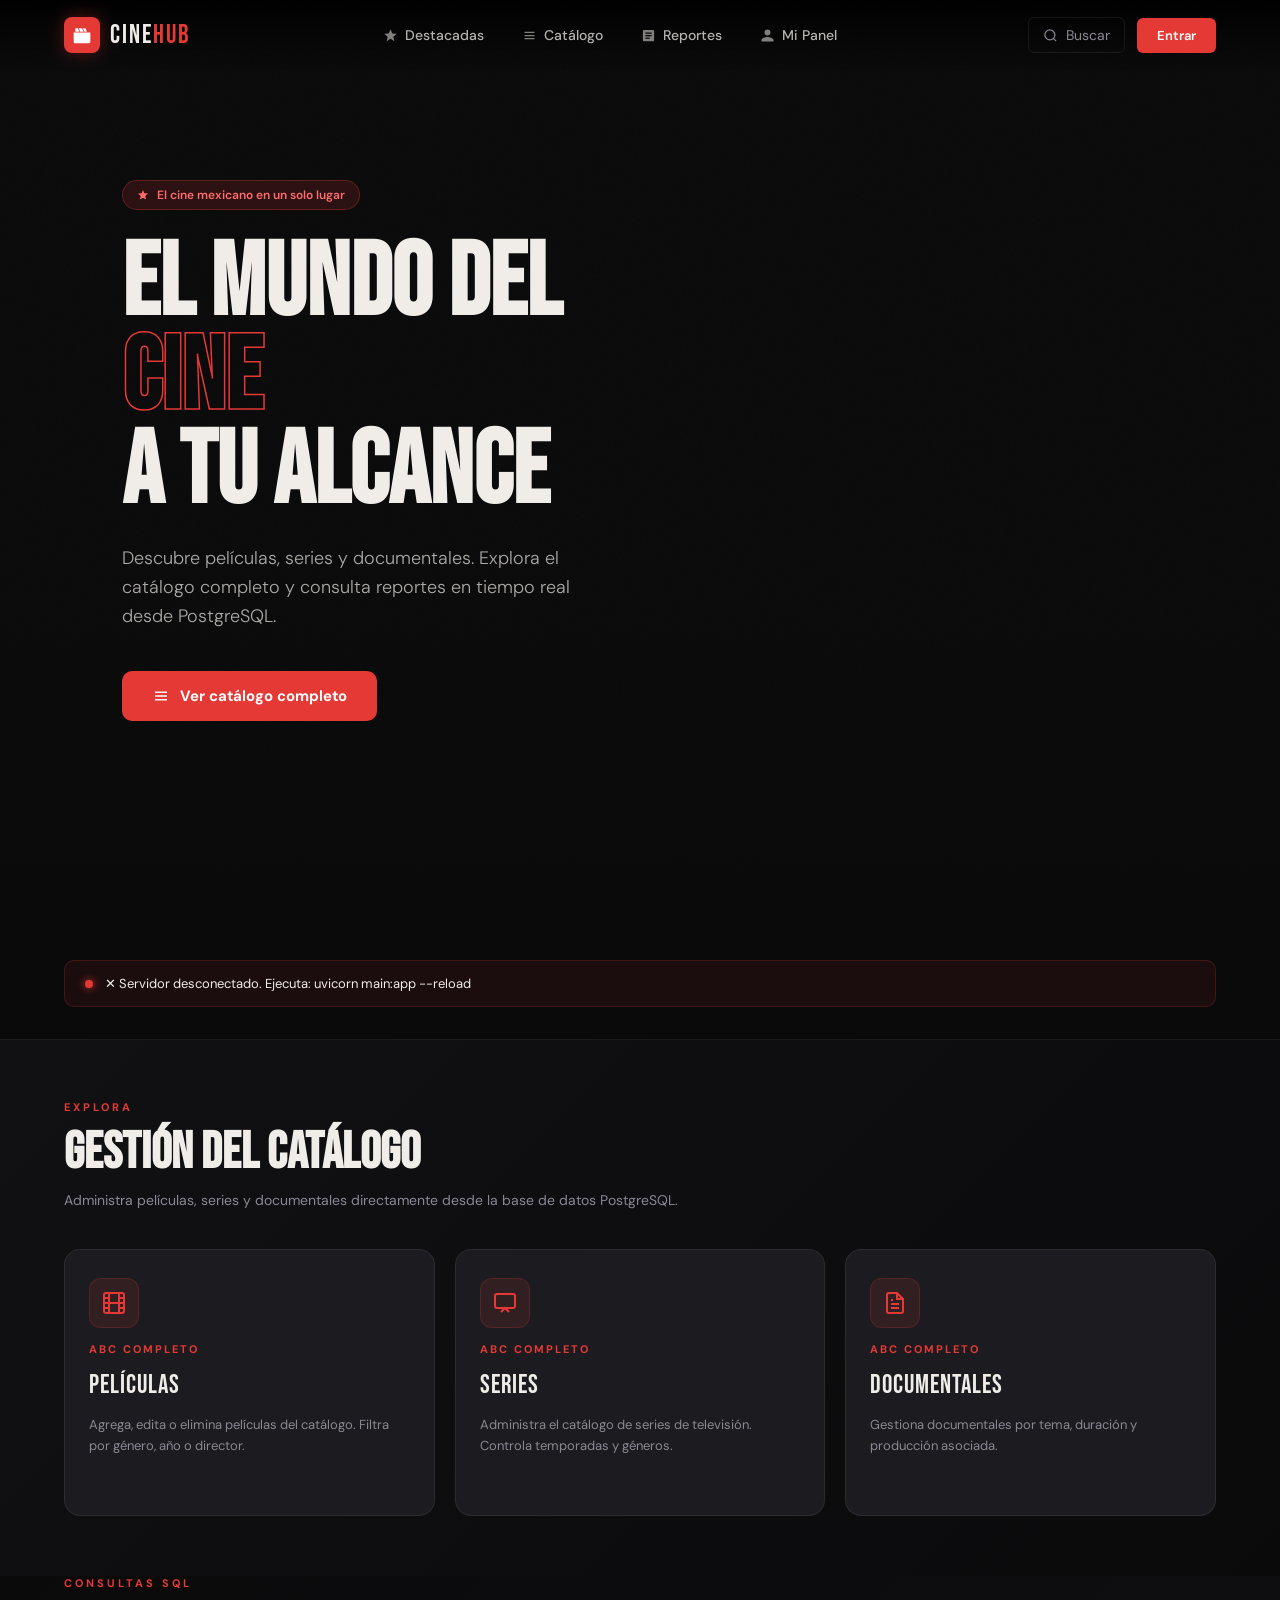
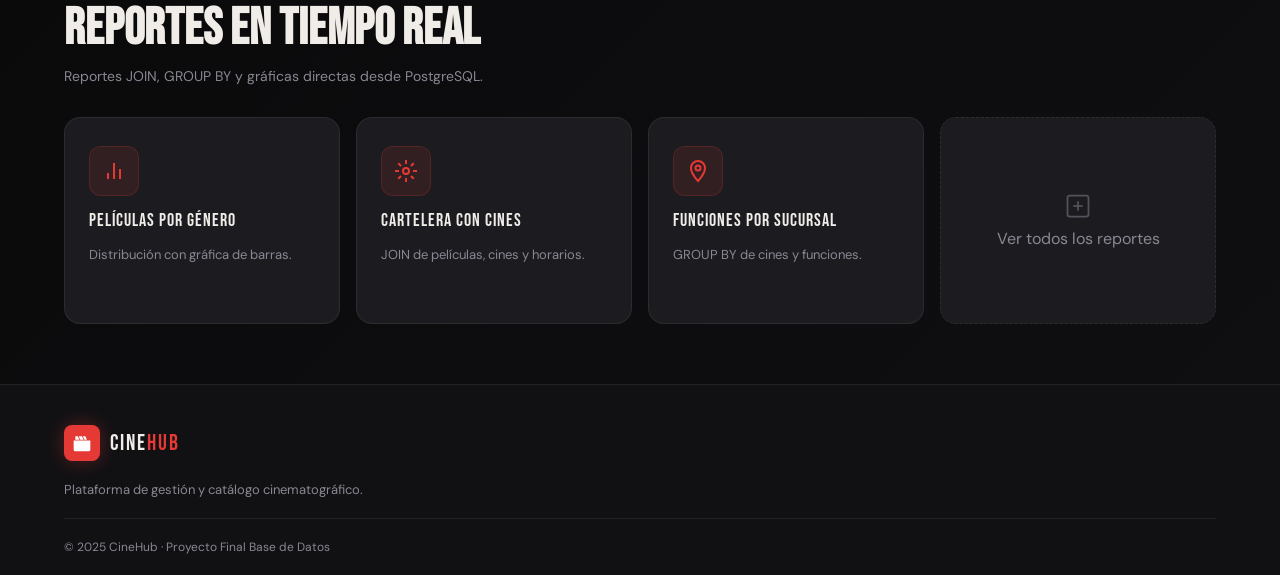
<file: frontend/index.html>
<!DOCTYPE html>
<html lang="es">

<head>
  <meta charset="UTF-8" />
  <meta name="viewport" content="width=device-width, initial-scale=1.0" />
  <title>CineHub — Inicio</title>
  <link
    href="https://fonts.googleapis.com/css2?family=Bebas+Neue&family=DM+Sans:ital,wght@0,300;0,400;0,500;0,700;1,300&display=swap"
    rel="stylesheet" />
  <link rel="stylesheet" href="styles.css" />
  <style>
    /* ── MEJORAS AL INDEX ── */
    .catalog-preview {
      background: linear-gradient(135deg, #111114 0%, #0a0a0b 100%);
      border-top: 1px solid rgba(255, 255, 255, 0.06);
    }

    .catalog-grid {
      display: grid;
      grid-template-columns: repeat(3, 1fr);
      gap: 20px;
      margin-top: 0;
    }

    @media (max-width: 768px) {
      .catalog-grid {
        grid-template-columns: 1fr;
      }
    }

    @media (max-width: 1024px) {
      .catalog-grid {
        grid-template-columns: repeat(2, 1fr);
      }
    }

    .cat-card {
      background: #1c1c20;
      border: 1px solid rgba(255, 255, 255, 0.07);
      border-radius: 16px;
      padding: 28px 24px;
      text-decoration: none;
      display: flex;
      flex-direction: column;
      gap: 14px;
      transition: border-color 0.3s, transform 0.25s, box-shadow 0.3s;
      position: relative;
      overflow: hidden;
    }

    .cat-card::before {
      content: '';
      position: absolute;
      inset: 0;
      background: radial-gradient(ellipse 80% 60% at 50% -10%, rgba(229, 57, 53, 0.09) 0%, transparent 70%);
      opacity: 0;
      transition: opacity 0.35s;
    }

    .cat-card:hover {
      border-color: rgba(229, 57, 53, 0.35);
      transform: translateY(-4px);
      box-shadow: 0 12px 40px rgba(0, 0, 0, 0.4);
    }

    .cat-card:hover::before {
      opacity: 1;
    }

    .cat-icon {
      width: 50px;
      height: 50px;
      background: rgba(229, 57, 53, 0.1);
      border: 1px solid rgba(229, 57, 53, 0.2);
      border-radius: 12px;
      display: grid;
      place-items: center;
    }

    .cat-icon svg {
      width: 24px;
      height: 24px;
      color: #e53935;
    }

    .cat-label {
      font-size: 11px;
      font-weight: 700;
      letter-spacing: 2px;
      text-transform: uppercase;
      color: #e53935;
    }

    .cat-title {
      font-family: 'Bebas Neue', sans-serif;
      font-size: 26px;
      letter-spacing: 1px;
      color: #f0ede8;
    }

    .cat-desc {
      font-size: 13px;
      color: #8a8793;
      line-height: 1.6;
      flex: 1;
    }

    .cat-arrow {
      font-size: 12px;
      font-weight: 700;
      color: #e53935;
      display: flex;
      align-items: center;
      gap: 5px;
      opacity: 0;
      transform: translateX(-6px);
      transition: opacity 0.2s, transform 0.2s;
    }

    .cat-card:hover .cat-arrow {
      opacity: 1;
      transform: translateX(0);
    }

    /* ── STATUS BAR ── */
    .status-bar {
      background: rgba(229, 57, 53, 0.08);
      border: 1px solid rgba(229, 57, 53, 0.2);
      border-radius: 10px;
      padding: 14px 20px;
      display: flex;
      align-items: center;
      gap: 12px;
      font-size: 13px;
      color: #f0ede8;
      margin-bottom: 32px;
    }

    .status-dot {
      width: 8px;
      height: 8px;
      border-radius: 50%;
      background: #66bb6a;
      box-shadow: 0 0 8px #66bb6a;
      animation: pulse 2s infinite;
    }

    @keyframes pulse {

      0%,
      100% {
        opacity: 1;
      }

      50% {
        opacity: 0.4;
      }
    }

    /* Panel welcome usuario logueado */
    .user-welcome-bar {
      background: var(--surface);
      border: 1px solid var(--border);
      border-radius: 12px;
      padding: 18px 24px;
      display: none;
      align-items: center;
      justify-content: space-between;
      margin-bottom: 32px;
      gap: 16px;
      flex-wrap: wrap;
    }

    .user-welcome-bar.visible {
      display: flex;
    }

    .welcome-user-info {
      display: flex;
      align-items: center;
      gap: 14px;
    }

    .welcome-avatar {
      width: 44px;
      height: 44px;
      background: rgba(229, 57, 53, 0.12);
      border: 2px solid rgba(229, 57, 53, 0.3);
      border-radius: 50%;
      display: grid;
      place-items: center;
      font-size: 18px;
      font-weight: 700;
      color: #f0ede8;
    }

    .welcome-name {
      font-weight: 700;
      font-size: 16px;
    }

    .welcome-rol {
      font-size: 12px;
      color: #8a8793;
    }

    .welcome-actions {
      display: flex;
      gap: 10px;
    }

    .btn-dashboard {
      background: var(--red);
      color: white;
      border: none;
      padding: 9px 18px;
      border-radius: 8px;
      font-family: 'DM Sans', sans-serif;
      font-size: 13px;
      font-weight: 700;
      cursor: pointer;
      text-decoration: none;
      transition: background 0.2s;
    }

    .btn-dashboard:hover {
      background: #f44336;
    }

    .btn-logout-bar {
      background: none;
      border: 1px solid var(--border);
      color: #8a8793;
      padding: 9px 14px;
      border-radius: 8px;
      font-family: 'DM Sans', sans-serif;
      font-size: 13px;
      cursor: pointer;
      transition: all 0.2s;
    }

    .btn-logout-bar:hover {
      color: var(--red);
      border-color: rgba(229, 57, 53, 0.4);
    }
  </style>
</head>

<body>

  <!-- NAVBAR -->
  <nav id="navbar">
    <a href="index.html" class="nav-logo">
      <div class="logo-icon">
        <svg viewBox="0 0 24 24">
          <path
            d="M4 4h3l2 4H4zm4 0h4l2 4h-4zm5 0h3l2 4h-3zM2 9h20v11a2 2 0 01-2 2H4a2 2 0 01-2-2V9zm10 3l-5 3v-6l5 3z" />
        </svg>
      </div>
      <span class="logo-text">Cine<span>Hub</span></span>
    </a>

    <ul class="nav-links">
      <li><a href="#destacadas">
          <svg viewBox="0 0 24 24" fill="currentColor">
            <path d="M12 17.27L18.18 21l-1.64-7.03L22 9.24l-7.19-.61L12 2 9.19 8.63 2 9.24l5.46 4.73L5.82 21z" />
          </svg>
          Destacadas
        </a></li>
      <li><a href="catalogo.html">
          <svg viewBox="0 0 24 24" fill="currentColor">
            <path d="M4 6h16v2H4zm0 5h16v2H4zm0 5h16v2H4z" />
          </svg>
          Catálogo
        </a></li>
      <li><a href="reportes.html">
          <svg viewBox="0 0 24 24" fill="currentColor">
            <path
              d="M19 3H5c-1.1 0-2 .9-2 2v14c0 1.1.9 2 2 2h14c1.1 0 2-.9 2-2V5c0-1.1-.9-2-2-2zm-5 14H7v-2h7v2zm3-4H7v-2h10v2zm0-4H7V7h10v2z" />
          </svg>
          Reportes
        </a></li>
      <li><a href="dashboard.html">
          <svg viewBox="0 0 24 24" fill="currentColor">
            <path
              d="M12 12c2.7 0 4.8-2.1 4.8-4.8S14.7 2.4 12 2.4 7.2 4.5 7.2 7.2 9.3 12 12 12zm0 2.4c-3.2 0-9.6 1.6-9.6 4.8v2.4h19.2v-2.4c0-3.2-6.4-4.8-9.6-4.8z" />
          </svg>
          Mi Panel
        </a></li>
    </ul>

    <div class="nav-right">
      <button class="btn-search" id="searchBtn">
        <svg viewBox="0 0 24 24" fill="none" stroke="currentColor" stroke-width="2">
          <circle cx="11" cy="11" r="8" />
          <path d="M21 21l-4.35-4.35" />
        </svg>
        Buscar
      </button>
      <a href="login.html" class="btn-cta" id="navLoginBtn"
        style="text-decoration:none;display:inline-block;">Entrar</a>
    </div>

    <button class="hamburger" id="hamburger">
      <span></span><span></span><span></span>
    </button>
  </nav>

  <!-- MENÚ MÓVIL -->
  <div class="mobile-menu" id="mobileMenu">
    <ul>
      <li><a href="#destacadas">Destacadas</a></li>
      <li><a href="catalogo.html">Catálogo</a></li>
      <li><a href="reportes.html">Reportes</a></li>
      <li><a href="dashboard.html">Mi Panel</a></li>
      <li><a href="login.html">Iniciar sesión</a></li>
    </ul>
  </div>

  <!-- MODAL BÚSQUEDA -->
  <div class="search-modal" id="searchModal">
    <button class="search-close" id="searchClose">× Cerrar</button>
    <div class="search-input-wrap">
      <svg viewBox="0 0 24 24" fill="none" stroke="currentColor" stroke-width="2"
        style="width:20px;height:20px;color:#8a8793">
        <circle cx="11" cy="11" r="8" />
        <path d="M21 21l-4.35-4.35" />
      </svg>
      <input type="text" placeholder="Buscar películas, series, directores..." />
    </div>
  </div>

  <!-- HERO -->
  <section class="hero">
    <div class="hero-bg"></div>
    <div class="hero-noise"></div>
    <div class="hero-gradient-bottom"></div>
    <div class="hero-content">
      <div class="hero-badge">
        <svg viewBox="0 0 24 24" fill="currentColor" style="width:12px;height:12px">
          <path d="M12 17.27L18.18 21l-1.64-7.03L22 9.24l-7.19-.61L12 2 9.19 8.63 2 9.24l5.46 4.73L5.82 21z" />
        </svg>
        El cine mexicano en un solo lugar
      </div>
      <h1>El mundo del<br /><em>cine</em><br />a tu alcance</h1>
      <p>Descubre películas, series y documentales. Explora el catálogo completo y consulta reportes en tiempo real
        desde PostgreSQL.</p>
      <a href="catalogo.html" class="btn-primary">
        <svg viewBox="0 0 24 24" fill="currentColor" style="width:18px;height:18px">
          <path d="M4 6h16v2H4zm0 5h16v2H4zm0 5h16v2H4z" />
        </svg>
        Ver catálogo completo
      </a>
    </div>
  </section>

  <!-- BARRA USUARIO LOGUEADO -->
  <section style="padding: 40px 5% 0;">
    <div class="user-welcome-bar" id="userWelcomeBar">
      <div class="welcome-user-info">
        <div class="welcome-avatar" id="welcomeAvatar">U</div>
        <div>
          <div class="welcome-name" id="welcomeName">Usuario</div>
          <div class="welcome-rol" id="welcomeRol">Rol</div>
        </div>
      </div>
      <div class="welcome-actions">
        <a href="dashboard.html" class="btn-dashboard">Mi Panel</a>
        <a href="catalogo.html" class="btn-dashboard"
          style="background:#1c1c20;border:1px solid rgba(229,57,53,0.35);color:#f0ede8;">Catálogo</a>
        <button class="btn-logout-bar" id="logoutBtn">Cerrar sesión</button>
      </div>
    </div>
  </section>

  <!-- STATUS DEL BACKEND -->
  <section style="padding: 20px 5% 0;">
    <div class="status-bar" id="statusBar">
      <div class="status-dot" id="statusDot" style="background:#ffa726;box-shadow:0 0 8px #ffa726;"></div>
      <span id="statusText">Verificando conexión con el servidor...</span>
    </div>
  </section>

  <!-- CATÁLOGO PREVIEW -->
  <section class="catalog-preview" id="destacadas" style="padding: 60px 5%;">
    <div class="section-header">
      <div class="section-label">Explora</div>
      <h2 class="section-title">Gestión del Catálogo</h2>
      <p style="color:#8a8793;font-size:14px;margin-top:8px;">Administra películas, series y documentales directamente
        desde la base de datos PostgreSQL.</p>
    </div>
    <div class="catalog-grid">
      <a href="catalogo.html?entity=peliculas" class="cat-card">
        <div class="cat-icon">
          <svg viewBox="0 0 24 24" fill="none" stroke="currentColor" stroke-width="2">
            <rect x="2" y="2" width="20" height="20" rx="2.18" ry="2.18" />
            <line x1="7" y1="2" x2="7" y2="22" />
            <line x1="17" y1="2" x2="17" y2="22" />
            <line x1="2" y1="12" x2="22" y2="12" />
            <line x1="2" y1="7" x2="7" y2="7" />
            <line x1="17" y1="7" x2="22" y2="7" />
            <line x1="17" y1="17" x2="22" y2="17" />
            <line x1="2" y1="17" x2="7" y2="17" />
          </svg>
        </div>
        <div class="cat-label">ABC Completo</div>
        <div class="cat-title">Películas</div>
        <div class="cat-desc">Agrega, edita o elimina películas del catálogo. Filtra por género, año o director.</div>
        <div class="cat-arrow">Gestionar →</div>
      </a>
      <a href="catalogo.html?entity=series" class="cat-card">
        <div class="cat-icon">
          <svg viewBox="0 0 24 24" fill="none" stroke="currentColor" stroke-width="2">
            <rect x="2" y="3" width="20" height="14" rx="2" />
            <polyline points="8 21 12 17 16 21" />
          </svg>
        </div>
        <div class="cat-label">ABC Completo</div>
        <div class="cat-title">Series</div>
        <div class="cat-desc">Administra el catálogo de series de televisión. Controla temporadas y géneros.</div>
        <div class="cat-arrow">Gestionar →</div>
      </a>
      <a href="catalogo.html?entity=documentales" class="cat-card">
        <div class="cat-icon">
          <svg viewBox="0 0 24 24" fill="none" stroke="currentColor" stroke-width="2">
            <path d="M14 2H6a2 2 0 00-2 2v16a2 2 0 002 2h12a2 2 0 002-2V8z" />
            <polyline points="14 2 14 8 20 8" />
            <line x1="16" y1="13" x2="8" y2="13" />
            <line x1="16" y1="17" x2="8" y2="17" />
            <polyline points="10 9 9 9 8 9" />
          </svg>
        </div>
        <div class="cat-label">ABC Completo</div>
        <div class="cat-title">Documentales</div>
        <div class="cat-desc">Gestiona documentales por tema, duración y producción asociada.</div>
        <div class="cat-arrow">Gestionar →</div>
      </a>
    </div>
  </section>

  <!-- REPORTES PREVIEW -->
  <section style="padding: 0 5% 60px; background: linear-gradient(135deg,#0a0a0b,#0f0f12);">
    <div class="section-header" style="margin-bottom:32px;">
      <div class="section-label">Consultas SQL</div>
      <h2 class="section-title">Reportes en Tiempo Real</h2>
      <p style="color:#8a8793;font-size:14px;margin-top:8px;">Reportes JOIN, GROUP BY y gráficas directas desde
        PostgreSQL.</p>
    </div>
    <div style="display:grid;grid-template-columns:repeat(auto-fill,minmax(240px,1fr));gap:16px;">
      <a href="reportes.html?reporte=1" class="cat-card">
        <div class="cat-icon"><svg viewBox="0 0 24 24" fill="none" stroke="currentColor" stroke-width="2">
            <line x1="18" y1="20" x2="18" y2="10" />
            <line x1="12" y1="20" x2="12" y2="4" />
            <line x1="6" y1="20" x2="6" y2="14" />
          </svg></div>
        <div class="cat-title" style="font-size:18px;">Películas por Género</div>
        <div class="cat-desc">Distribución con gráfica de barras.</div>
        <div class="cat-arrow">Ver →</div>
      </a>
      <a href="reportes.html?reporte=2" class="cat-card">
        <div class="cat-icon"><svg viewBox="0 0 24 24" fill="none" stroke="currentColor" stroke-width="2">
            <circle cx="12" cy="12" r="3" />
            <path
              d="M12 1v4M12 19v4M4.22 4.22l2.83 2.83M16.95 16.95l2.83 2.83M1 12h4M19 12h4M4.22 19.78l2.83-2.83M16.95 7.05l2.83-2.83" />
          </svg></div>
        <div class="cat-title" style="font-size:18px;">Cartelera con Cines</div>
        <div class="cat-desc">JOIN de películas, cines y horarios.</div>
        <div class="cat-arrow">Ver →</div>
      </a>
      <a href="reportes.html?reporte=3" class="cat-card">
        <div class="cat-icon"><svg viewBox="0 0 24 24" fill="none" stroke="currentColor" stroke-width="2">
            <path d="M12 2C8.13 2 5 5.13 5 9c0 5.25 7 13 7 13s7-7.75 7-13c0-3.87-3.13-7-7-7z" />
            <circle cx="12" cy="9" r="2.5" />
          </svg></div>
        <div class="cat-title" style="font-size:18px;">Funciones por Sucursal</div>
        <div class="cat-desc">GROUP BY de cines y funciones.</div>
        <div class="cat-arrow">Ver →</div>
      </a>
      <a href="reportes.html" class="cat-card"
        style="border-style:dashed;justify-content:center;align-items:center;min-height:140px;">
        <div style="text-align:center;color:#8a8793;">
          <svg viewBox="0 0 24 24" fill="none" stroke="currentColor" stroke-width="1.5"
            style="width:28px;height:28px;margin:0 auto 8px;display:block;opacity:.5;">
            <path d="M19 3H5c-1.1 0-2 .9-2 2v14c0 1.1.9 2 2 2h14c1.1 0 2-.9 2-2V5c0-1.1-.9-2-2-2z" />
            <line x1="12" y1="8" x2="12" y2="16" />
            <line x1="8" y1="12" x2="16" y2="12" />
          </svg>
          Ver todos los reportes
        </div>
      </a>
    </div>
  </section>

  <!-- FOOTER -->
  <footer>
    <div class="footer-top">
      <div class="footer-brand">
        <div class="nav-logo" style="display:inline-flex;margin-bottom:10px;">
          <div class="logo-icon"><svg viewBox="0 0 24 24">
              <path
                d="M4 4h3l2 4H4zm4 0h4l2 4h-4zm5 0h3l2 4h-3zM2 9h20v11a2 2 0 01-2 2H4a2 2 0 01-2-2V9zm10 3l-5 3v-6l5 3z" />
            </svg></div>
          <span class="logo-text" style="font-size:22px;">Cine<span style="color:#e53935;">Hub</span></span>
        </div>
        <p>Plataforma de gestión y catálogo cinematográfico.</p>
      </div>
    </div>
    <div class="footer-bottom">
      <p>&copy; 2025 CineHub · Proyecto Final Base de Datos</p>
    </div>
  </footer>

  <script src="script.js"></script>
  <script>
    const API = 'http://localhost:8000';

    // ── ESTADO SESIÓN ──
    (function () {
      const s = sessionStorage.getItem('cinehub_session');
      const ROL_LABELS = { aficionado: 'Aficionado', critico: 'Crítico', reportero: 'Reportero', director: 'Director' };
      if (s) {
        try {
          const u = JSON.parse(s);
          const bar = document.getElementById('userWelcomeBar');
          bar.classList.add('visible');
          document.getElementById('welcomeAvatar').textContent = ((u.nombre || u.name || 'U')[0]).toUpperCase();
          document.getElementById('welcomeName').textContent = u.nombre || u.name || 'Usuario';
          document.getElementById('welcomeRol').textContent = ROL_LABELS[u.role || u.rol] || u.role || u.rol || '';
          document.getElementById('navLoginBtn').textContent = 'Mi Panel';
          document.getElementById('navLoginBtn').href = 'dashboard.html';
        } catch (e) { }
      }
      document.getElementById('logoutBtn')?.addEventListener('click', () => {
        sessionStorage.removeItem('cinehub_session');
        location.reload();
      });
    })();

    // ── STATUS DEL BACKEND ──
    (async function () {
      const dot = document.getElementById('statusDot');
      const text = document.getElementById('statusText');
      try {
        const res = await fetch(API + '/api/health', { signal: AbortSignal.timeout(3000) });
        const data = await res.json();
        if (data.status === 'ok') {
          dot.style.background = '#66bb6a';
          dot.style.boxShadow = '0 0 8px #66bb6a';
          text.textContent = '✓ Backend conectado · PostgreSQL en línea · Catálogo disponible';
        } else {
          dot.style.background = '#ffa726';
          dot.style.boxShadow = '0 0 8px #ffa726';
          text.textContent = 'Backend activo pero sin conexión a la base de datos.';
        }
      } catch {
        dot.style.background = '#e53935';
        dot.style.boxShadow = '0 0 8px #e53935';
        text.textContent = '✕ Servidor desconectado. Ejecuta: uvicorn main:app --reload';
      }
    })();

    // ── QUERY PARAM ENTITY ──
    (function () {
      const params = new URLSearchParams(window.location.search);
      const entity = params.get('entity');
      if (entity) window.location.href = `catalogo.html?entity=${entity}`;
    })();
  </script>
</body>

</html>
</file>
<file: frontend/styles.css>
*, *::before, *::after {
  box-sizing: border-box;
  margin: 0;
  padding: 0;
}

:root {
  --red: #e53935;
  --red-dark: #b71c1c;
  --red-glow: rgba(229, 57, 53, 0.35);
  --bg: #0a0a0b;
  --bg2: #111114;
  --bg3: #161619;
  --surface: #1c1c20;
  --border: rgba(255, 255, 255, 0.07);
  --text: #f0ede8;
  --muted: #8a8793;
  --accent: #ffb300;
}

html {
  scroll-behavior: smooth;
}

body {
  background: var(--bg);
  color: var(--text);
  font-family: 'DM Sans', sans-serif;
  overflow-x: hidden;
  cursor: default;
}

/*  SCROLLBAR  */
::-webkit-scrollbar { width: 6px; }
::-webkit-scrollbar-track { background: var(--bg); }
::-webkit-scrollbar-thumb { background: var(--red-dark); border-radius: 3px; }

/*  NAVBAR  */
nav {
  position: fixed;
  top: 0; left: 0; right: 0;
  z-index: 100;
  display: flex;
  align-items: center;
  justify-content: space-between;
  padding: 0 5%;
  height: 70px;
  background: linear-gradient(180deg, rgba(0, 0, 0, 0.92) 0%, rgba(0, 0, 0, 0) 100%);
  transition: background 0.4s, backdrop-filter 0.4s;
}

nav.scrolled {
  background: rgba(10, 10, 11, 0.96);
  backdrop-filter: blur(16px);
  border-bottom: 1px solid var(--border);
}

.nav-logo {
  display: flex;
  align-items: center;
  gap: 10px;
  text-decoration: none;
}

.logo-icon {
  width: 36px; height: 36px;
  background: var(--red);
  border-radius: 8px;
  display: grid;
  place-items: center;
  box-shadow: 0 0 18px var(--red-glow);
}

.logo-icon svg { width: 20px; height: 20px; fill: white; }
.logo-text { font-family: 'Bebas Neue', sans-serif; font-size: 26px; letter-spacing: 2px; color: var(--text); }
.logo-text span { color: var(--red); }

.nav-links { display: flex; align-items: center; gap: 6px; list-style: none; }
.nav-links a {
  color: rgba(240, 237, 232, 0.75);
  text-decoration: none; font-size: 14px; font-weight: 500;
  padding: 8px 16px; border-radius: 6px;
  display: flex; align-items: center; gap: 7px;
  transition: color 0.25s, background 0.25s;
}
.nav-links a:hover { color: var(--text); background: rgba(255, 255, 255, 0.07); }
.nav-links svg { width: 15px; height: 15px; opacity: 0.7; }

.nav-right { display: flex; align-items: center; gap: 12px; }

.btn-search, .btn-cta { cursor: pointer; border-radius: 6px; font-family: 'DM Sans', sans-serif; }
.btn-search {
  background: none; border: 1px solid var(--border); color: var(--muted);
  display: flex; align-items: center; gap: 8px; font-size: 14px; padding: 8px 14px;
}
.btn-search:hover { color: var(--text); border-color: rgba(255, 255, 255, 0.2); background: var(--surface); }
.btn-search svg { width: 15px; height: 15px; }

.btn-cta {
  background: var(--red); color: white; border: none; font-size: 13px; font-weight: 600;
  padding: 9px 20px; transition: background 0.2s, transform 0.15s;
}
.btn-cta:hover { background: #f44336; transform: translateY(-1px); }

.hamburger { display: none; flex-direction: column; gap: 5px; background: none; border: none; cursor: pointer; padding: 8px; }
.hamburger span { display: block; width: 22px; height: 2px; background: var(--text); border-radius: 2px; }

/* HERO */
.hero { position: relative; min-height: 100vh; display: flex; align-items: center; overflow: hidden; }
.hero-bg {
  position: absolute; inset: 0;
  background: linear-gradient(105deg, rgba(10, 10, 11, 0.97) 0%, rgba(10, 10, 11, 0.75) 50%, rgba(10, 10, 11, 0.3) 100%),
              url('https://images.unsplash.com/photo-1489599849927-2ee91cede3ba?w=1600&q=80') center/cover no-repeat;
  animation: heroZoom 20s ease-in-out infinite alternate;
}
@keyframes heroZoom { from { transform: scale(1); } to { transform: scale(1.06); } }

.hero-noise {
  position: absolute; inset: 0; opacity: 0.4; pointer-events: none;
  background-image: url("data:image/svg+xml,%3Csvg viewBox='0 0 512 512' xmlns='http://www.w3.org/2000/svg'%3E%3Cfilter id='n'%3E%3CfeTurbulence type='fractalNoise' baseFrequency='0.9' numOctaves='4' stitchTiles='stitch'/%3E%3C/filter%3E%3Crect width='100%25' height='100%25' filter='url(%23n)' opacity='0.03'/%3E%3C/svg%3E");
}
.hero-gradient-bottom { position: absolute; bottom: 0; left: 0; right: 0; height: 280px; background: linear-gradient(0deg, var(--bg) 0%, transparent 100%); pointer-events: none; }

.hero-content { position: relative; z-index: 2; padding: 0 5%; max-width: 720px; }
.hero-badge {
  display: inline-flex; align-items: center; gap: 8px;
  background: rgba(229, 57, 53, 0.15); border: 1px solid rgba(229, 57, 53, 0.3);
  border-radius: 100px; padding: 6px 14px; font-size: 12px; font-weight: 600; color: #ff6b6b; margin-bottom: 28px;
}
.hero h1 { font-family: 'Bebas Neue', sans-serif; font-size: clamp(56px, 8vw, 110px); line-height: 0.92; color: var(--text); margin-bottom: 24px; }
.hero h1 em { font-style: normal; -webkit-text-stroke: 1.5px var(--red); color: transparent; }
.hero p { font-size: 18px; line-height: 1.6; color: rgba(240, 237, 232, 0.7); max-width: 480px; margin-bottom: 40px; font-weight: 300; }
.btn-primary {
  display: inline-flex; align-items: center; gap: 10px; background: var(--red); color: white;
  font-family: 'DM Sans', sans-serif; font-size: 15px; font-weight: 700; padding: 15px 30px;
  border-radius: 10px; text-decoration: none; transition: background 0.2s, transform 0.15s;
}
.btn-primary:hover { background: #f44336; transform: translateY(-2px); }
.btn-primary svg { width: 18px; height: 18px; }

/* SECTIONS BASE  */
section { padding: 80px 5%; }
.section-header { margin-bottom: 40px; }
.section-label { font-size: 11px; font-weight: 700; letter-spacing: 3px; text-transform: uppercase; color: var(--red); margin-bottom: 8px; }
.section-title { font-family: 'Bebas Neue', sans-serif; font-size: clamp(32px, 4vw, 52px); color: var(--text); }

/* FEATURED GRID  */
.featured-grid { display: grid; grid-template-columns: 1.6fr 1fr 1fr; grid-template-rows: auto auto; gap: 20px; }
.card-overlay { position: absolute; inset: 0; background: linear-gradient(0deg, rgba(0, 0, 0, 0.9) 0%, transparent 100%); opacity: 0.7; transition: opacity 0.35s; }
.card-tag { display: inline-block; font-size: 10px; font-weight: 700; text-transform: uppercase; background: rgba(229, 57, 53, 0.9); color: white; padding: 2px 8px; border-radius: 4px; margin-bottom: 6px; }
.card-meta { display: flex; align-items: center; gap: 8px; font-size: 12px; color: var(--muted); }
.card-rating { background: rgba(255, 179, 0, 0.15); border: 1px solid rgba(255, 179, 0, 0.3); padding: 2px 7px; color: var(--accent); border-radius: 4px; font-weight: bold; }

.featured-main { grid-row: 1 / 3; border-radius: 14px; overflow: hidden; position: relative; min-height: 480px; background: var(--surface); cursor: pointer; }
.featured-main img { width: 100%; height: 100%; object-fit: cover; transition: transform 0.5s; }
.featured-main:hover img { transform: scale(1.04); }
.featured-main-info { position: absolute; bottom: 0; left: 0; right: 0; padding: 28px; }
.featured-main-info h3 { font-family: 'Bebas Neue', sans-serif; font-size: 34px; margin-bottom: 10px; }
.featured-main-info p { font-size: 13px; color: rgba(240, 237, 232, 0.65); max-width: 340px; }

.featured-side { border-radius: 12px; overflow: hidden; position: relative; min-height: 220px; background: var(--surface); cursor: pointer; }
.featured-side img { width: 100%; height: 100%; object-fit: cover; transition: transform 0.4s; }
.featured-side:hover img { transform: scale(1.05); }
.featured-side-info { position: absolute; bottom: 0; left: 0; right: 0; padding: 18px; }
.featured-side-info h4 { font-size: 15px; font-weight: 700; margin-bottom: 6px; }

/* MODALS & MENUS */
.search-modal {
  position: fixed; inset: 0; z-index: 200; background: rgba(0, 0, 0, 0.88); backdrop-filter: blur(20px);
  display: flex; flex-direction: column; align-items: center; padding: 80px 20px 40px; opacity: 0; pointer-events: none; transition: opacity 0.25s;
}
.search-modal.open { opacity: 1; pointer-events: all; }
.search-input-wrap {
  width: 100%; max-width: 640px; display: flex; align-items: center; gap: 14px;
  background: var(--surface); border: 1px solid rgba(255, 255, 255, 0.15); border-radius: 14px; padding: 16px 22px;
}
.search-input-wrap input { flex: 1; background: none; border: none; outline: none; color: var(--text); font-size: 18px; }
.search-close { position: absolute; top: 24px; right: 5%; background: none; border: none; color: var(--muted); font-size: 13px; cursor: pointer; }

.mobile-menu {
  position: fixed; top: 70px; left: 0; right: 0; z-index: 99; background: rgba(10, 10, 11, 0.98);
  padding: 20px 5%; transform: translateY(-100%); opacity: 0; transition: transform 0.3s, opacity 0.3s;
}
.mobile-menu.open { transform: translateY(0); opacity: 1; }
.mobile-menu ul { list-style: none; display: flex; flex-direction: column; gap: 10px; }
.mobile-menu a { color: var(--text); text-decoration: none; font-size: 16px; }

/* FOOTER */
footer { background: var(--bg2); border-top: 1px solid var(--border); padding: 40px 5% 20px; }
.footer-top { margin-bottom: 20px; }
.footer-brand p { font-size: 13px; color: var(--muted); margin-top: 10px; }
.footer-bottom { border-top: 1px solid var(--border); padding-top: 20px; font-size: 12px; color: var(--muted); }

/*  RESPONSIVE  */
@media (max-width: 1024px) {
  .featured-grid { grid-template-columns: 1fr 1fr; }
  .featured-main { grid-row: auto; min-height: 350px; }
}
@media (max-width: 768px) {
  .nav-links, .btn-cta { display: none; }
  .hamburger { display: flex; }
  .hero h1 { font-size: clamp(44px, 12vw, 80px); }
  .featured-grid { grid-template-columns: 1fr; }
}
</file>
